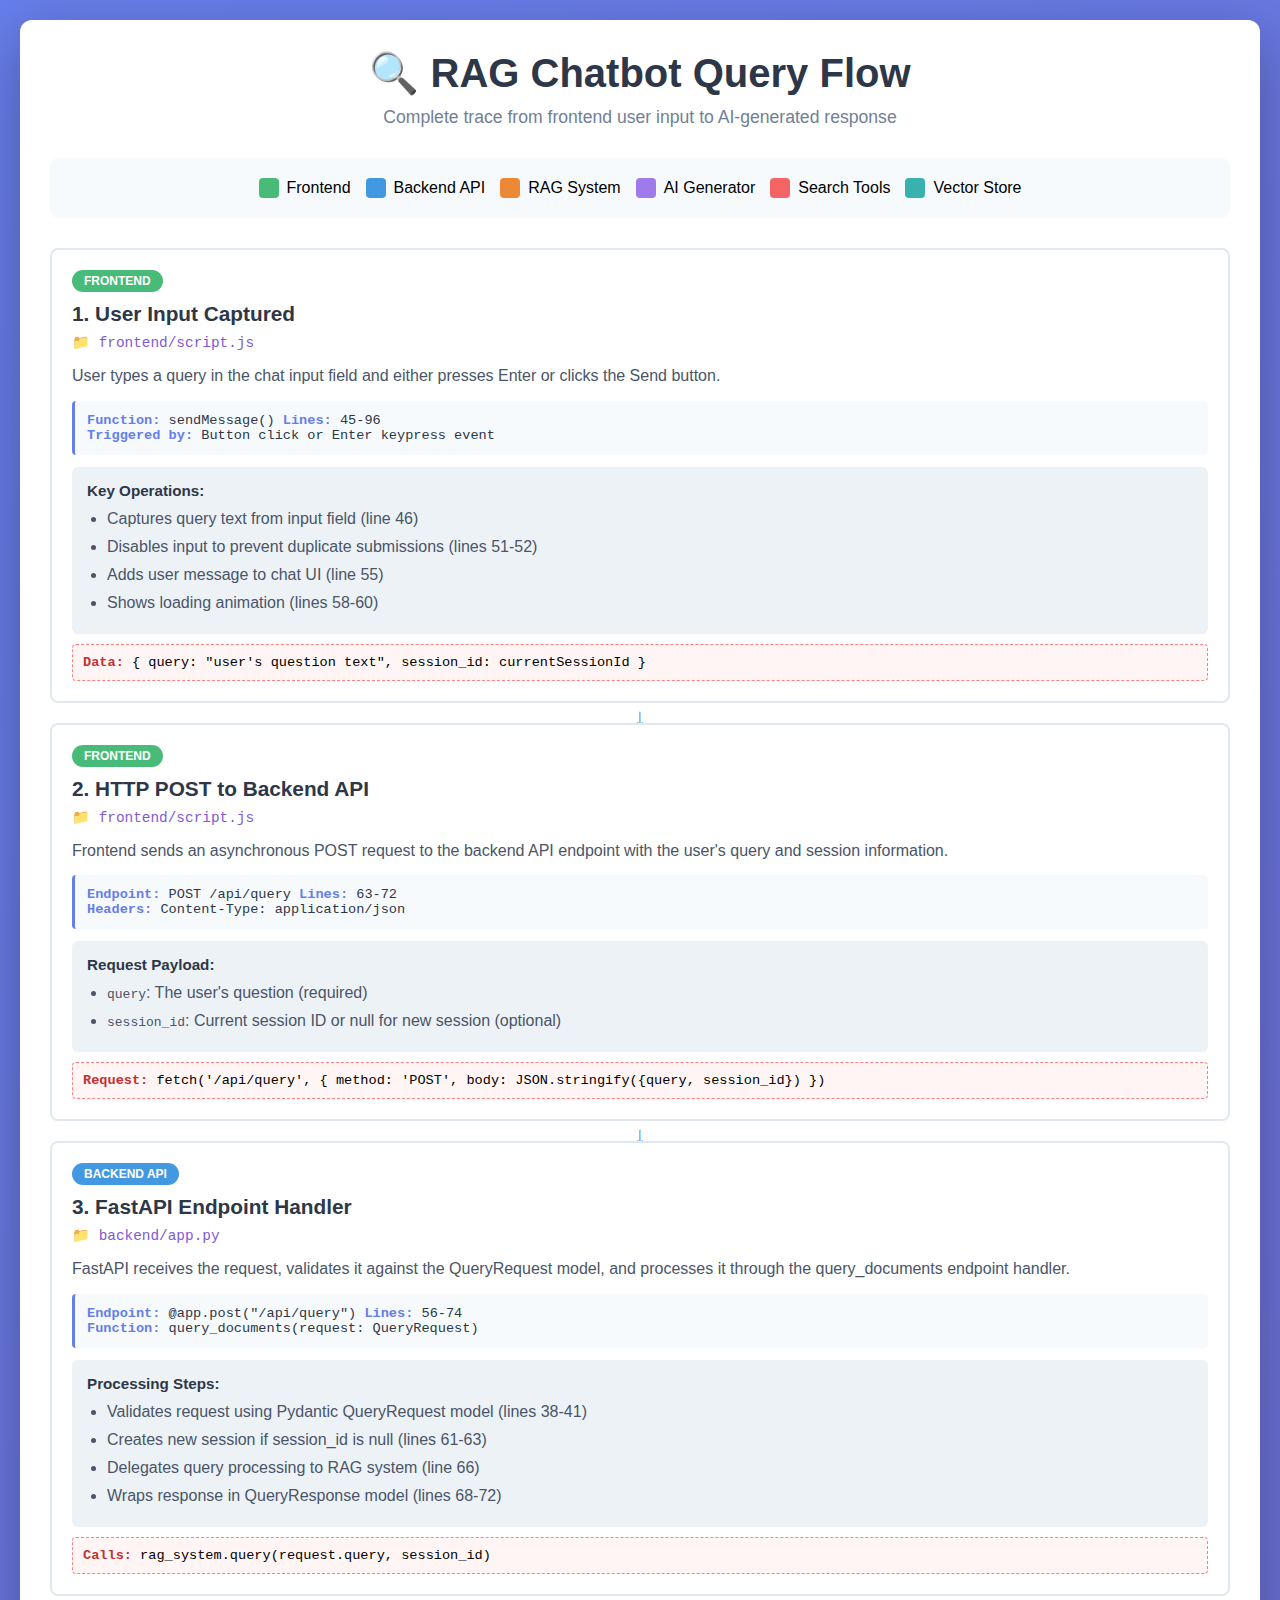
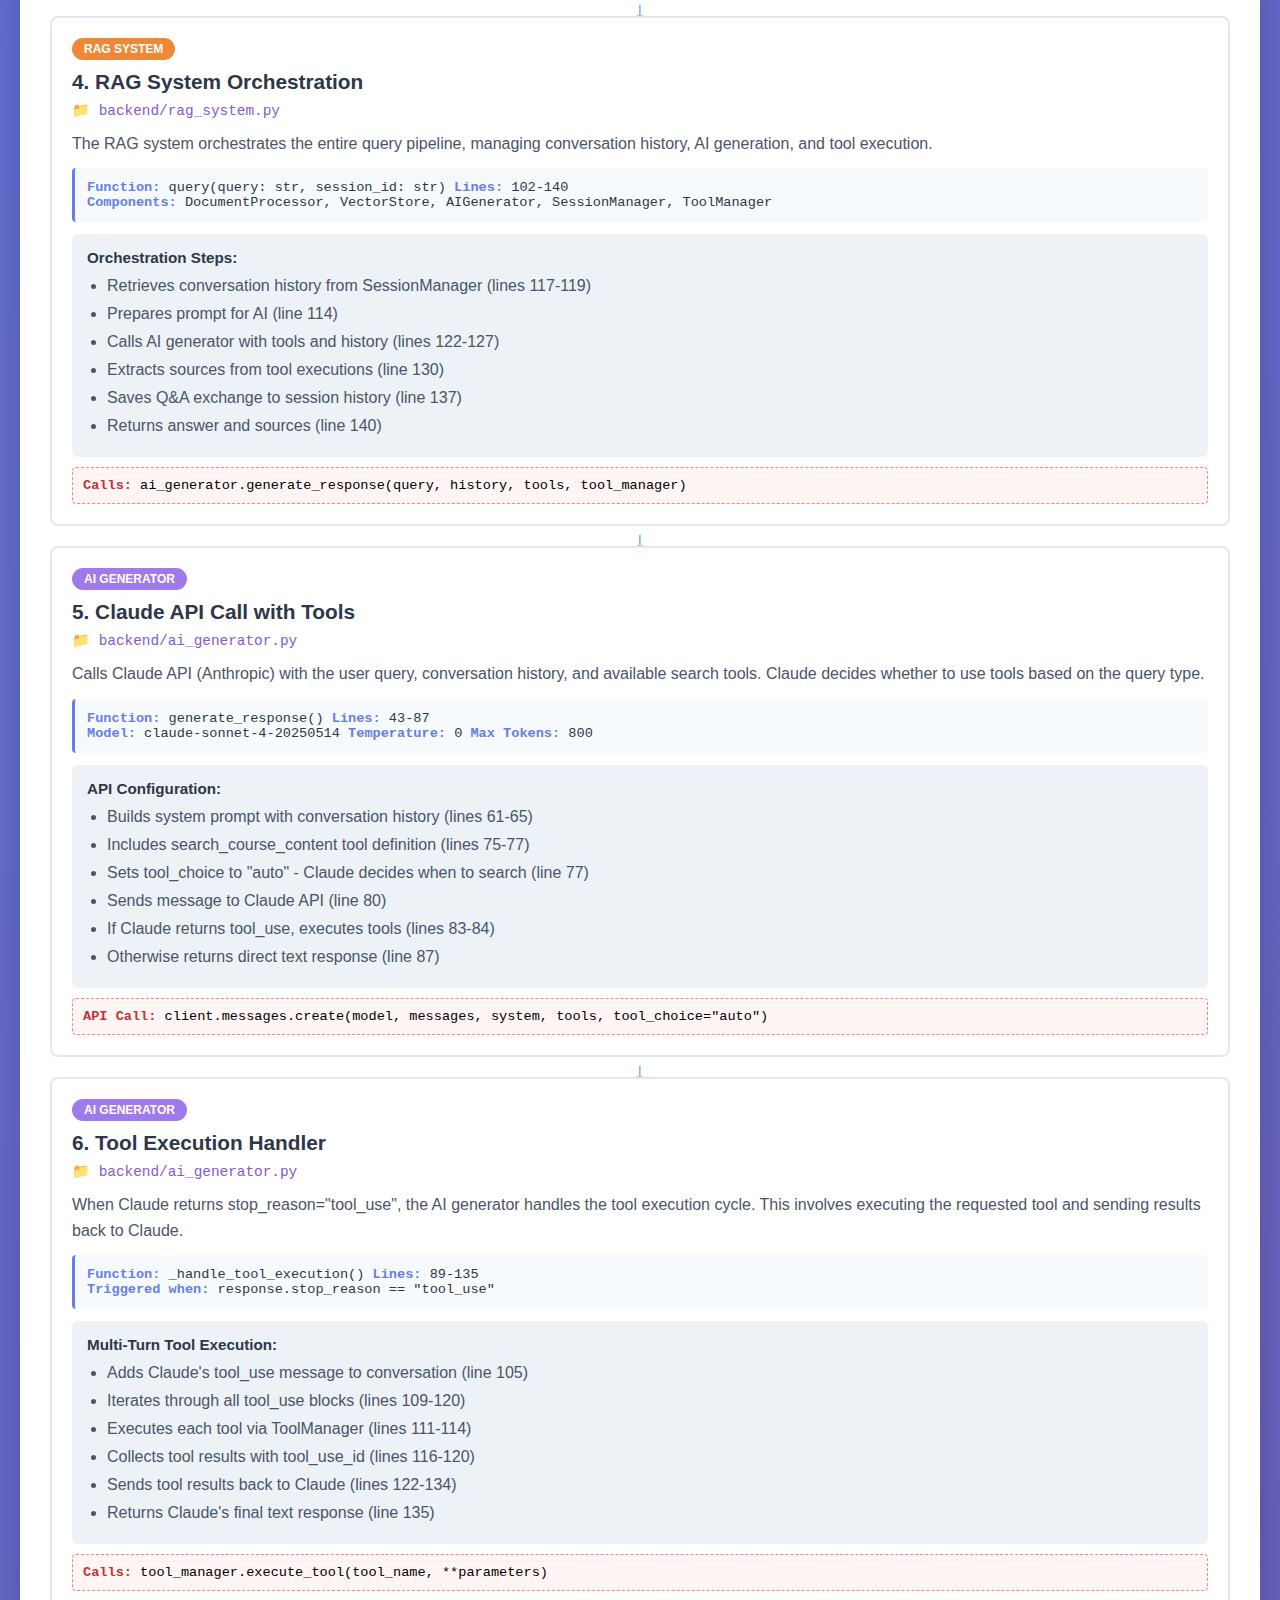
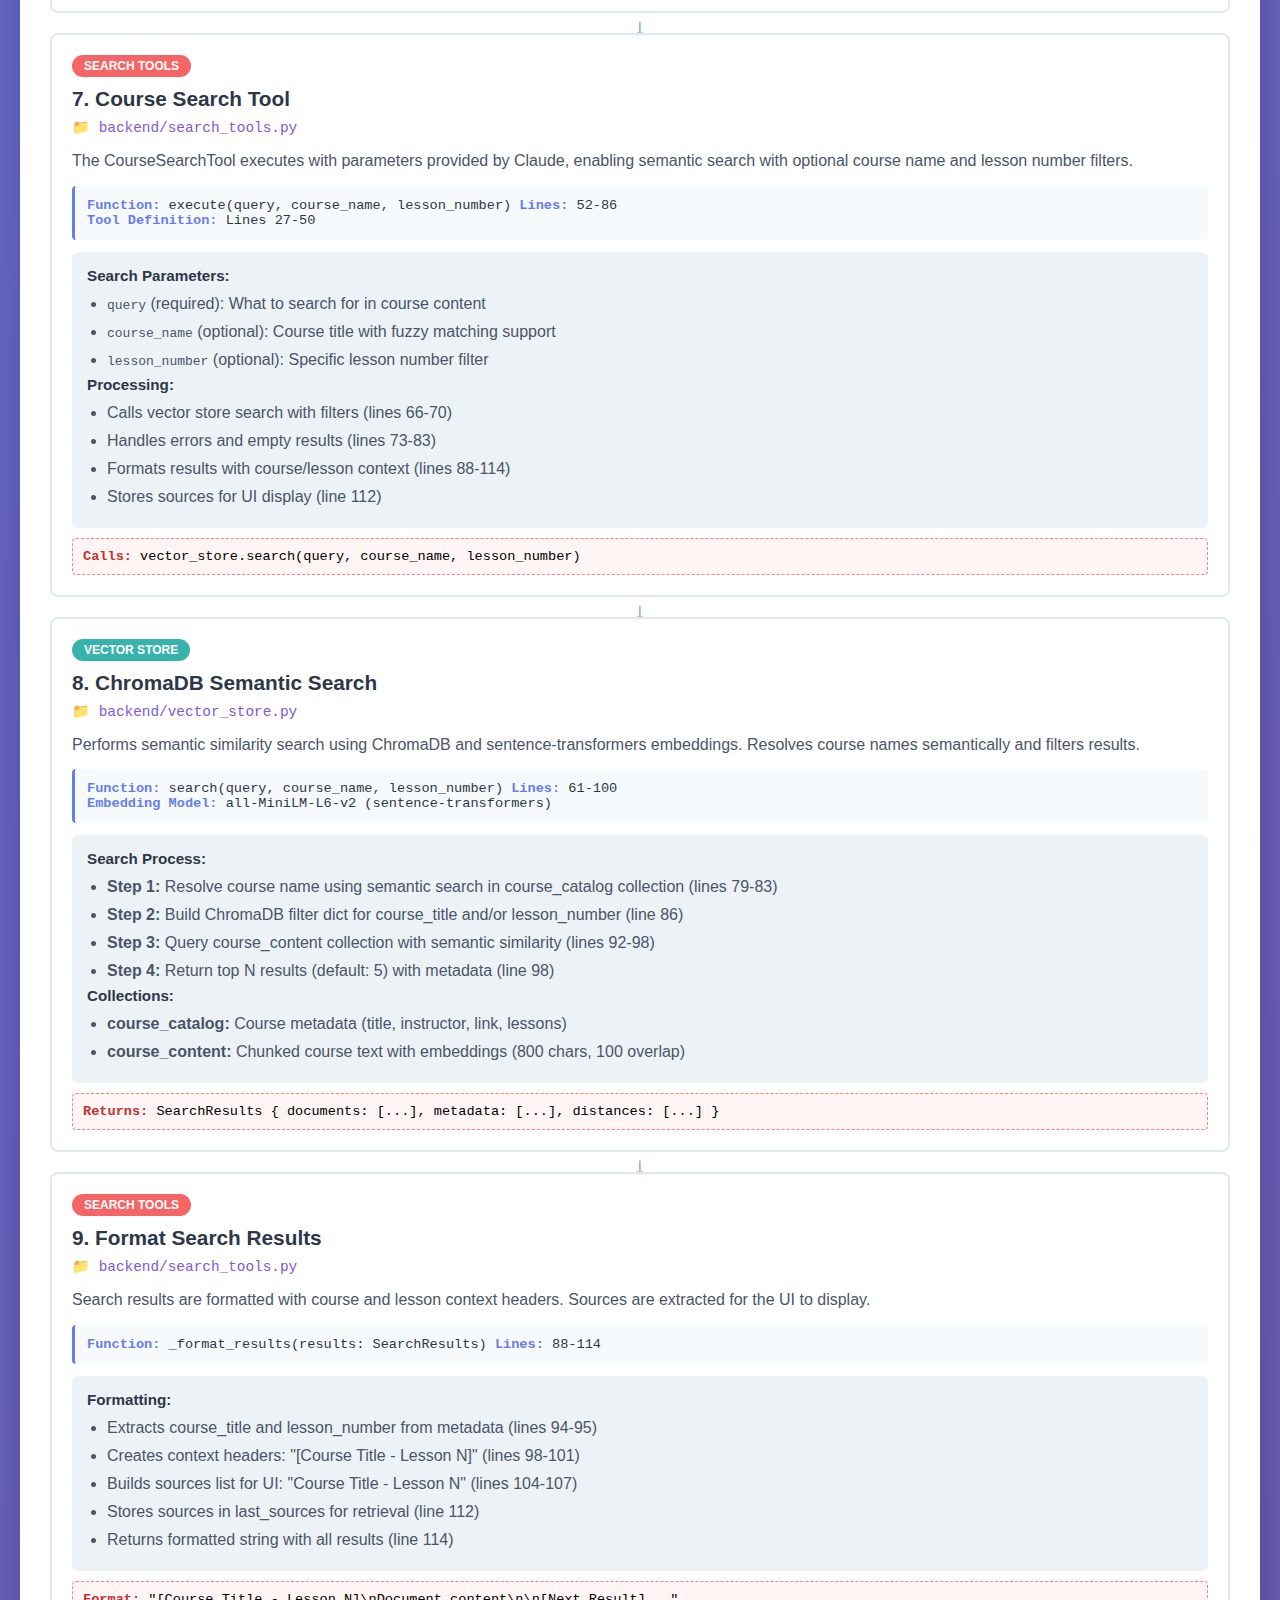
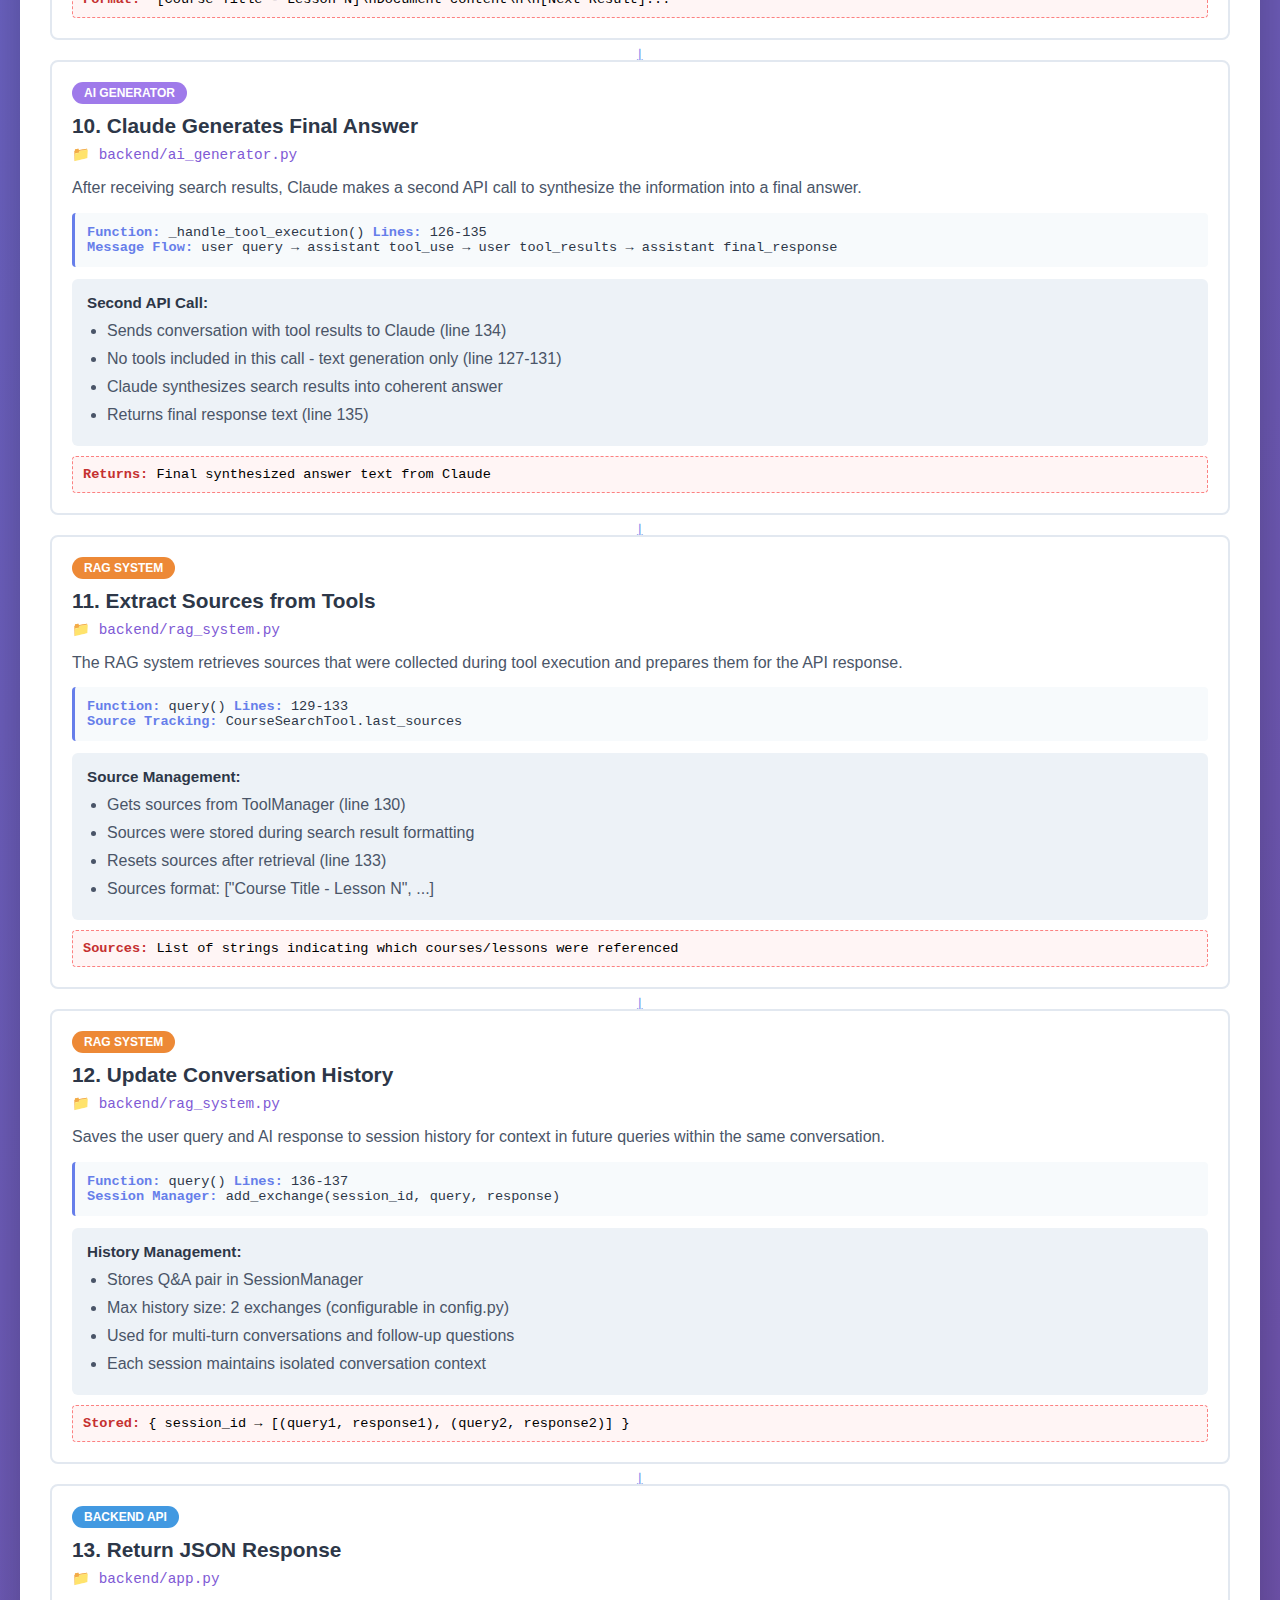
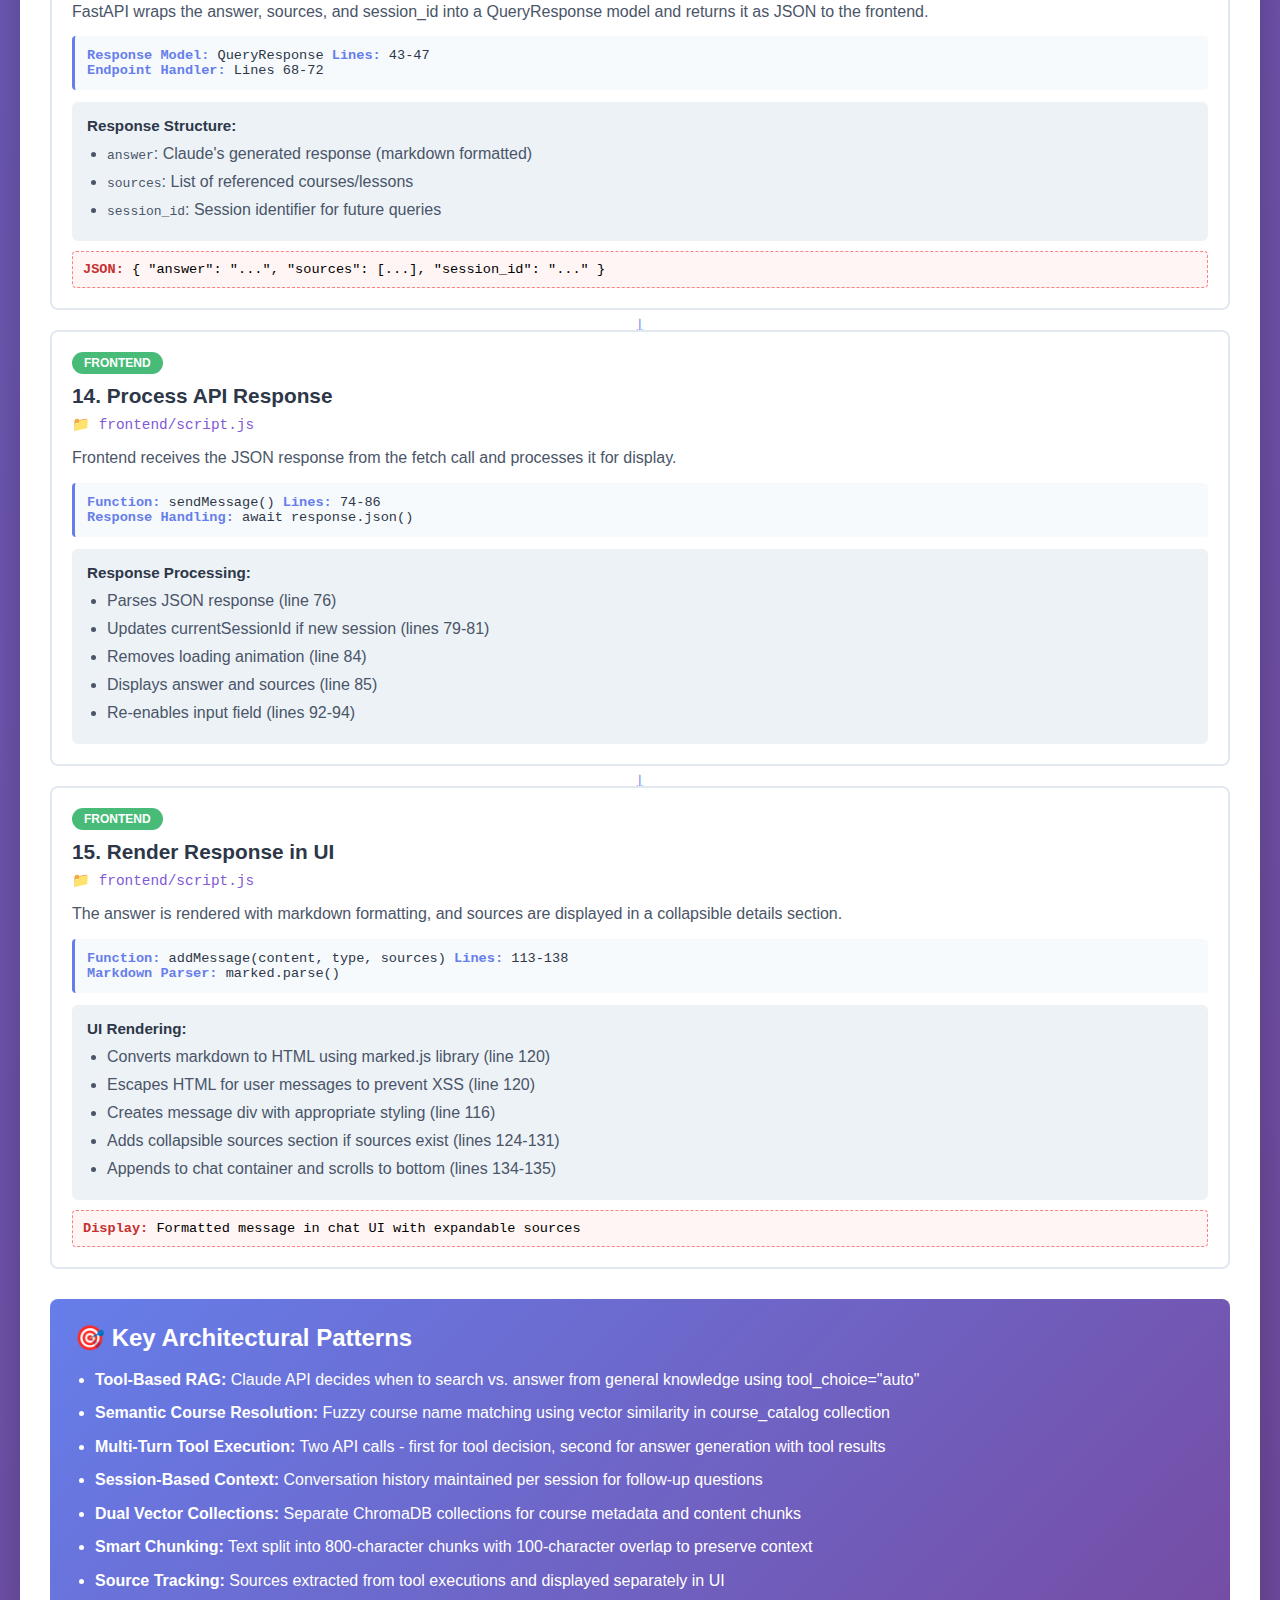
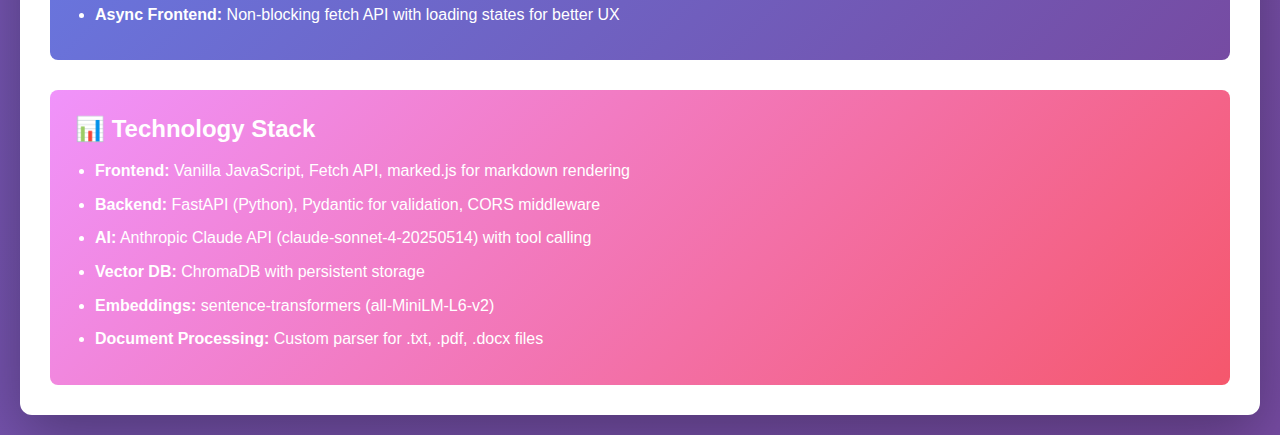
<file: query-flow-visualization.html>
<!DOCTYPE html>
<html lang="en">
<head>
    <meta charset="UTF-8">
    <meta name="viewport" content="width=device-width, initial-scale=1.0">
    <title>RAG Chatbot Query Flow Visualization</title>
    <style>
        * {
            margin: 0;
            padding: 0;
            box-sizing: border-box;
        }

        body {
            font-family: 'Segoe UI', Tahoma, Geneva, Verdana, sans-serif;
            background: linear-gradient(135deg, #667eea 0%, #764ba2 100%);
            padding: 20px;
            min-height: 100vh;
        }

        .container {
            max-width: 1400px;
            margin: 0 auto;
            background: white;
            border-radius: 12px;
            padding: 30px;
            box-shadow: 0 20px 60px rgba(0,0,0,0.3);
        }

        h1 {
            text-align: center;
            color: #2d3748;
            margin-bottom: 10px;
            font-size: 2.5em;
        }

        .subtitle {
            text-align: center;
            color: #718096;
            margin-bottom: 30px;
            font-size: 1.1em;
        }

        .flow-container {
            display: flex;
            flex-direction: column;
            gap: 20px;
            margin: 30px 0;
        }

        /* Flow step styles */
        .flow-step {
            background: white;
            border: 2px solid #e2e8f0;
            border-radius: 8px;
            padding: 20px;
            position: relative;
            transition: all 0.3s ease;
        }

        .flow-step:hover {
            border-color: #667eea;
            box-shadow: 0 4px 12px rgba(102, 126, 234, 0.15);
            transform: translateY(-2px);
        }

        .flow-step::after {
            content: '↓';
            position: absolute;
            bottom: -30px;
            left: 50%;
            transform: translateX(-50%);
            font-size: 24px;
            color: #667eea;
            font-weight: bold;
        }

        .flow-step:last-child::after {
            content: '';
        }

        /* Layer badges */
        .layer-badge {
            display: inline-block;
            padding: 4px 12px;
            border-radius: 12px;
            font-size: 0.75em;
            font-weight: bold;
            text-transform: uppercase;
            margin-bottom: 10px;
        }

        .frontend { background: #48bb78; color: white; }
        .backend { background: #4299e1; color: white; }
        .rag { background: #ed8936; color: white; }
        .ai { background: #9f7aea; color: white; }
        .tools { background: #f56565; color: white; }
        .vector { background: #38b2ac; color: white; }

        .step-title {
            font-size: 1.3em;
            font-weight: bold;
            color: #2d3748;
            margin-bottom: 8px;
        }

        .step-file {
            font-family: 'Courier New', monospace;
            color: #805ad5;
            font-size: 0.9em;
            margin-bottom: 12px;
        }

        .step-description {
            color: #4a5568;
            line-height: 1.6;
            margin-bottom: 12px;
        }

        .code-reference {
            background: #f7fafc;
            border-left: 3px solid #667eea;
            padding: 12px;
            font-family: 'Courier New', monospace;
            font-size: 0.85em;
            color: #2d3748;
            margin-top: 10px;
            border-radius: 4px;
        }

        .code-reference strong {
            color: #667eea;
        }

        /* Key points */
        .key-points {
            background: #edf2f7;
            padding: 15px;
            border-radius: 6px;
            margin-top: 12px;
        }

        .key-points h4 {
            color: #2d3748;
            margin-bottom: 8px;
            font-size: 0.95em;
        }

        .key-points ul {
            margin-left: 20px;
            color: #4a5568;
        }

        .key-points li {
            margin: 4px 0;
            line-height: 1.5;
        }

        /* Data flow boxes */
        .data-flow {
            background: #fff5f5;
            border: 1px dashed #fc8181;
            padding: 10px;
            border-radius: 4px;
            margin-top: 10px;
            font-family: 'Courier New', monospace;
            font-size: 0.85em;
        }

        .data-flow strong {
            color: #c53030;
        }

        /* Legend */
        .legend {
            display: flex;
            flex-wrap: wrap;
            gap: 15px;
            justify-content: center;
            margin: 30px 0;
            padding: 20px;
            background: #f7fafc;
            border-radius: 8px;
        }

        .legend-item {
            display: flex;
            align-items: center;
            gap: 8px;
        }

        .legend-color {
            width: 20px;
            height: 20px;
            border-radius: 4px;
        }

        /* Summary section */
        .summary {
            background: linear-gradient(135deg, #667eea 0%, #764ba2 100%);
            color: white;
            padding: 25px;
            border-radius: 8px;
            margin-top: 30px;
        }

        .summary h2 {
            margin-bottom: 15px;
        }

        .summary ul {
            margin-left: 20px;
        }

        .summary li {
            margin: 8px 0;
            line-height: 1.6;
        }
    </style>
</head>
<body>
    <div class="container">
        <h1>🔍 RAG Chatbot Query Flow</h1>
        <p class="subtitle">Complete trace from frontend user input to AI-generated response</p>

        <div class="legend">
            <div class="legend-item">
                <div class="legend-color frontend"></div>
                <span>Frontend</span>
            </div>
            <div class="legend-item">
                <div class="legend-color backend"></div>
                <span>Backend API</span>
            </div>
            <div class="legend-item">
                <div class="legend-color rag"></div>
                <span>RAG System</span>
            </div>
            <div class="legend-item">
                <div class="legend-color ai"></div>
                <span>AI Generator</span>
            </div>
            <div class="legend-item">
                <div class="legend-color tools"></div>
                <span>Search Tools</span>
            </div>
            <div class="legend-item">
                <div class="legend-color vector"></div>
                <span>Vector Store</span>
            </div>
        </div>

        <div class="flow-container">
            <!-- Step 1: User Input -->
            <div class="flow-step">
                <span class="layer-badge frontend">Frontend</span>
                <div class="step-title">1. User Input Captured</div>
                <div class="step-file">📁 frontend/script.js</div>
                <div class="step-description">
                    User types a query in the chat input field and either presses Enter or clicks the Send button.
                </div>
                <div class="code-reference">
                    <strong>Function:</strong> sendMessage() <strong>Lines:</strong> 45-96<br>
                    <strong>Triggered by:</strong> Button click or Enter keypress event
                </div>
                <div class="key-points">
                    <h4>Key Operations:</h4>
                    <ul>
                        <li>Captures query text from input field (line 46)</li>
                        <li>Disables input to prevent duplicate submissions (lines 51-52)</li>
                        <li>Adds user message to chat UI (line 55)</li>
                        <li>Shows loading animation (lines 58-60)</li>
                    </ul>
                </div>
                <div class="data-flow">
                    <strong>Data:</strong> { query: "user's question text", session_id: currentSessionId }
                </div>
            </div>

            <!-- Step 2: HTTP POST Request -->
            <div class="flow-step">
                <span class="layer-badge frontend">Frontend</span>
                <div class="step-title">2. HTTP POST to Backend API</div>
                <div class="step-file">📁 frontend/script.js</div>
                <div class="step-description">
                    Frontend sends an asynchronous POST request to the backend API endpoint with the user's query and session information.
                </div>
                <div class="code-reference">
                    <strong>Endpoint:</strong> POST /api/query <strong>Lines:</strong> 63-72<br>
                    <strong>Headers:</strong> Content-Type: application/json
                </div>
                <div class="key-points">
                    <h4>Request Payload:</h4>
                    <ul>
                        <li><code>query</code>: The user's question (required)</li>
                        <li><code>session_id</code>: Current session ID or null for new session (optional)</li>
                    </ul>
                </div>
                <div class="data-flow">
                    <strong>Request:</strong> fetch('/api/query', { method: 'POST', body: JSON.stringify({query, session_id}) })
                </div>
            </div>

            <!-- Step 3: Backend Receives Request -->
            <div class="flow-step">
                <span class="layer-badge backend">Backend API</span>
                <div class="step-title">3. FastAPI Endpoint Handler</div>
                <div class="step-file">📁 backend/app.py</div>
                <div class="step-description">
                    FastAPI receives the request, validates it against the QueryRequest model, and processes it through the query_documents endpoint handler.
                </div>
                <div class="code-reference">
                    <strong>Endpoint:</strong> @app.post("/api/query") <strong>Lines:</strong> 56-74<br>
                    <strong>Function:</strong> query_documents(request: QueryRequest)
                </div>
                <div class="key-points">
                    <h4>Processing Steps:</h4>
                    <ul>
                        <li>Validates request using Pydantic QueryRequest model (lines 38-41)</li>
                        <li>Creates new session if session_id is null (lines 61-63)</li>
                        <li>Delegates query processing to RAG system (line 66)</li>
                        <li>Wraps response in QueryResponse model (lines 68-72)</li>
                    </ul>
                </div>
                <div class="data-flow">
                    <strong>Calls:</strong> rag_system.query(request.query, session_id)
                </div>
            </div>

            <!-- Step 4: RAG System Processing -->
            <div class="flow-step">
                <span class="layer-badge rag">RAG System</span>
                <div class="step-title">4. RAG System Orchestration</div>
                <div class="step-file">📁 backend/rag_system.py</div>
                <div class="step-description">
                    The RAG system orchestrates the entire query pipeline, managing conversation history, AI generation, and tool execution.
                </div>
                <div class="code-reference">
                    <strong>Function:</strong> query(query: str, session_id: str) <strong>Lines:</strong> 102-140<br>
                    <strong>Components:</strong> DocumentProcessor, VectorStore, AIGenerator, SessionManager, ToolManager
                </div>
                <div class="key-points">
                    <h4>Orchestration Steps:</h4>
                    <ul>
                        <li>Retrieves conversation history from SessionManager (lines 117-119)</li>
                        <li>Prepares prompt for AI (line 114)</li>
                        <li>Calls AI generator with tools and history (lines 122-127)</li>
                        <li>Extracts sources from tool executions (line 130)</li>
                        <li>Saves Q&A exchange to session history (line 137)</li>
                        <li>Returns answer and sources (line 140)</li>
                    </ul>
                </div>
                <div class="data-flow">
                    <strong>Calls:</strong> ai_generator.generate_response(query, history, tools, tool_manager)
                </div>
            </div>

            <!-- Step 5: AI Generation -->
            <div class="flow-step">
                <span class="layer-badge ai">AI Generator</span>
                <div class="step-title">5. Claude API Call with Tools</div>
                <div class="step-file">📁 backend/ai_generator.py</div>
                <div class="step-description">
                    Calls Claude API (Anthropic) with the user query, conversation history, and available search tools. Claude decides whether to use tools based on the query type.
                </div>
                <div class="code-reference">
                    <strong>Function:</strong> generate_response() <strong>Lines:</strong> 43-87<br>
                    <strong>Model:</strong> claude-sonnet-4-20250514 <strong>Temperature:</strong> 0 <strong>Max Tokens:</strong> 800
                </div>
                <div class="key-points">
                    <h4>API Configuration:</h4>
                    <ul>
                        <li>Builds system prompt with conversation history (lines 61-65)</li>
                        <li>Includes search_course_content tool definition (lines 75-77)</li>
                        <li>Sets tool_choice to "auto" - Claude decides when to search (line 77)</li>
                        <li>Sends message to Claude API (line 80)</li>
                        <li>If Claude returns tool_use, executes tools (lines 83-84)</li>
                        <li>Otherwise returns direct text response (line 87)</li>
                    </ul>
                </div>
                <div class="data-flow">
                    <strong>API Call:</strong> client.messages.create(model, messages, system, tools, tool_choice="auto")
                </div>
            </div>

            <!-- Step 6: Tool Execution Decision -->
            <div class="flow-step">
                <span class="layer-badge ai">AI Generator</span>
                <div class="step-title">6. Tool Execution Handler</div>
                <div class="step-file">📁 backend/ai_generator.py</div>
                <div class="step-description">
                    When Claude returns stop_reason="tool_use", the AI generator handles the tool execution cycle. This involves executing the requested tool and sending results back to Claude.
                </div>
                <div class="code-reference">
                    <strong>Function:</strong> _handle_tool_execution() <strong>Lines:</strong> 89-135<br>
                    <strong>Triggered when:</strong> response.stop_reason == "tool_use"
                </div>
                <div class="key-points">
                    <h4>Multi-Turn Tool Execution:</h4>
                    <ul>
                        <li>Adds Claude's tool_use message to conversation (line 105)</li>
                        <li>Iterates through all tool_use blocks (lines 109-120)</li>
                        <li>Executes each tool via ToolManager (lines 111-114)</li>
                        <li>Collects tool results with tool_use_id (lines 116-120)</li>
                        <li>Sends tool results back to Claude (lines 122-134)</li>
                        <li>Returns Claude's final text response (line 135)</li>
                    </ul>
                </div>
                <div class="data-flow">
                    <strong>Calls:</strong> tool_manager.execute_tool(tool_name, **parameters)
                </div>
            </div>

            <!-- Step 7: Search Tool Execution -->
            <div class="flow-step">
                <span class="layer-badge tools">Search Tools</span>
                <div class="step-title">7. Course Search Tool</div>
                <div class="step-file">📁 backend/search_tools.py</div>
                <div class="step-description">
                    The CourseSearchTool executes with parameters provided by Claude, enabling semantic search with optional course name and lesson number filters.
                </div>
                <div class="code-reference">
                    <strong>Function:</strong> execute(query, course_name, lesson_number) <strong>Lines:</strong> 52-86<br>
                    <strong>Tool Definition:</strong> Lines 27-50
                </div>
                <div class="key-points">
                    <h4>Search Parameters:</h4>
                    <ul>
                        <li><code>query</code> (required): What to search for in course content</li>
                        <li><code>course_name</code> (optional): Course title with fuzzy matching support</li>
                        <li><code>lesson_number</code> (optional): Specific lesson number filter</li>
                    </ul>
                    <h4>Processing:</h4>
                    <ul>
                        <li>Calls vector store search with filters (lines 66-70)</li>
                        <li>Handles errors and empty results (lines 73-83)</li>
                        <li>Formats results with course/lesson context (lines 88-114)</li>
                        <li>Stores sources for UI display (line 112)</li>
                    </ul>
                </div>
                <div class="data-flow">
                    <strong>Calls:</strong> vector_store.search(query, course_name, lesson_number)
                </div>
            </div>

            <!-- Step 8: Vector Store Search -->
            <div class="flow-step">
                <span class="layer-badge vector">Vector Store</span>
                <div class="step-title">8. ChromaDB Semantic Search</div>
                <div class="step-file">📁 backend/vector_store.py</div>
                <div class="step-description">
                    Performs semantic similarity search using ChromaDB and sentence-transformers embeddings. Resolves course names semantically and filters results.
                </div>
                <div class="code-reference">
                    <strong>Function:</strong> search(query, course_name, lesson_number) <strong>Lines:</strong> 61-100<br>
                    <strong>Embedding Model:</strong> all-MiniLM-L6-v2 (sentence-transformers)
                </div>
                <div class="key-points">
                    <h4>Search Process:</h4>
                    <ul>
                        <li><strong>Step 1:</strong> Resolve course name using semantic search in course_catalog collection (lines 79-83)</li>
                        <li><strong>Step 2:</strong> Build ChromaDB filter dict for course_title and/or lesson_number (line 86)</li>
                        <li><strong>Step 3:</strong> Query course_content collection with semantic similarity (lines 92-98)</li>
                        <li><strong>Step 4:</strong> Return top N results (default: 5) with metadata (line 98)</li>
                    </ul>
                    <h4>Collections:</h4>
                    <ul>
                        <li><strong>course_catalog:</strong> Course metadata (title, instructor, link, lessons)</li>
                        <li><strong>course_content:</strong> Chunked course text with embeddings (800 chars, 100 overlap)</li>
                    </ul>
                </div>
                <div class="data-flow">
                    <strong>Returns:</strong> SearchResults { documents: [...], metadata: [...], distances: [...] }
                </div>
            </div>

            <!-- Step 9: Format Search Results -->
            <div class="flow-step">
                <span class="layer-badge tools">Search Tools</span>
                <div class="step-title">9. Format Search Results</div>
                <div class="step-file">📁 backend/search_tools.py</div>
                <div class="step-description">
                    Search results are formatted with course and lesson context headers. Sources are extracted for the UI to display.
                </div>
                <div class="code-reference">
                    <strong>Function:</strong> _format_results(results: SearchResults) <strong>Lines:</strong> 88-114
                </div>
                <div class="key-points">
                    <h4>Formatting:</h4>
                    <ul>
                        <li>Extracts course_title and lesson_number from metadata (lines 94-95)</li>
                        <li>Creates context headers: "[Course Title - Lesson N]" (lines 98-101)</li>
                        <li>Builds sources list for UI: "Course Title - Lesson N" (lines 104-107)</li>
                        <li>Stores sources in last_sources for retrieval (line 112)</li>
                        <li>Returns formatted string with all results (line 114)</li>
                    </ul>
                </div>
                <div class="data-flow">
                    <strong>Format:</strong> "[Course Title - Lesson N]\nDocument content\n\n[Next Result]..."
                </div>
            </div>

            <!-- Step 10: Claude Processes Tool Results -->
            <div class="flow-step">
                <span class="layer-badge ai">AI Generator</span>
                <div class="step-title">10. Claude Generates Final Answer</div>
                <div class="step-file">📁 backend/ai_generator.py</div>
                <div class="step-description">
                    After receiving search results, Claude makes a second API call to synthesize the information into a final answer.
                </div>
                <div class="code-reference">
                    <strong>Function:</strong> _handle_tool_execution() <strong>Lines:</strong> 126-135<br>
                    <strong>Message Flow:</strong> user query → assistant tool_use → user tool_results → assistant final_response
                </div>
                <div class="key-points">
                    <h4>Second API Call:</h4>
                    <ul>
                        <li>Sends conversation with tool results to Claude (line 134)</li>
                        <li>No tools included in this call - text generation only (line 127-131)</li>
                        <li>Claude synthesizes search results into coherent answer</li>
                        <li>Returns final response text (line 135)</li>
                    </ul>
                </div>
                <div class="data-flow">
                    <strong>Returns:</strong> Final synthesized answer text from Claude
                </div>
            </div>

            <!-- Step 11: Extract Sources -->
            <div class="flow-step">
                <span class="layer-badge rag">RAG System</span>
                <div class="step-title">11. Extract Sources from Tools</div>
                <div class="step-file">📁 backend/rag_system.py</div>
                <div class="step-description">
                    The RAG system retrieves sources that were collected during tool execution and prepares them for the API response.
                </div>
                <div class="code-reference">
                    <strong>Function:</strong> query() <strong>Lines:</strong> 129-133<br>
                    <strong>Source Tracking:</strong> CourseSearchTool.last_sources
                </div>
                <div class="key-points">
                    <h4>Source Management:</h4>
                    <ul>
                        <li>Gets sources from ToolManager (line 130)</li>
                        <li>Sources were stored during search result formatting</li>
                        <li>Resets sources after retrieval (line 133)</li>
                        <li>Sources format: ["Course Title - Lesson N", ...]</li>
                    </ul>
                </div>
                <div class="data-flow">
                    <strong>Sources:</strong> List of strings indicating which courses/lessons were referenced
                </div>
            </div>

            <!-- Step 12: Save to Session History -->
            <div class="flow-step">
                <span class="layer-badge rag">RAG System</span>
                <div class="step-title">12. Update Conversation History</div>
                <div class="step-file">📁 backend/rag_system.py</div>
                <div class="step-description">
                    Saves the user query and AI response to session history for context in future queries within the same conversation.
                </div>
                <div class="code-reference">
                    <strong>Function:</strong> query() <strong>Lines:</strong> 136-137<br>
                    <strong>Session Manager:</strong> add_exchange(session_id, query, response)
                </div>
                <div class="key-points">
                    <h4>History Management:</h4>
                    <ul>
                        <li>Stores Q&A pair in SessionManager</li>
                        <li>Max history size: 2 exchanges (configurable in config.py)</li>
                        <li>Used for multi-turn conversations and follow-up questions</li>
                        <li>Each session maintains isolated conversation context</li>
                    </ul>
                </div>
                <div class="data-flow">
                    <strong>Stored:</strong> { session_id → [(query1, response1), (query2, response2)] }
                </div>
            </div>

            <!-- Step 13: Return Response -->
            <div class="flow-step">
                <span class="layer-badge backend">Backend API</span>
                <div class="step-title">13. Return JSON Response</div>
                <div class="step-file">📁 backend/app.py</div>
                <div class="step-description">
                    FastAPI wraps the answer, sources, and session_id into a QueryResponse model and returns it as JSON to the frontend.
                </div>
                <div class="code-reference">
                    <strong>Response Model:</strong> QueryResponse <strong>Lines:</strong> 43-47<br>
                    <strong>Endpoint Handler:</strong> Lines 68-72
                </div>
                <div class="key-points">
                    <h4>Response Structure:</h4>
                    <ul>
                        <li><code>answer</code>: Claude's generated response (markdown formatted)</li>
                        <li><code>sources</code>: List of referenced courses/lessons</li>
                        <li><code>session_id</code>: Session identifier for future queries</li>
                    </ul>
                </div>
                <div class="data-flow">
                    <strong>JSON:</strong> { "answer": "...", "sources": [...], "session_id": "..." }
                </div>
            </div>

            <!-- Step 14: Frontend Receives Response -->
            <div class="flow-step">
                <span class="layer-badge frontend">Frontend</span>
                <div class="step-title">14. Process API Response</div>
                <div class="step-file">📁 frontend/script.js</div>
                <div class="step-description">
                    Frontend receives the JSON response from the fetch call and processes it for display.
                </div>
                <div class="code-reference">
                    <strong>Function:</strong> sendMessage() <strong>Lines:</strong> 74-86<br>
                    <strong>Response Handling:</strong> await response.json()
                </div>
                <div class="key-points">
                    <h4>Response Processing:</h4>
                    <ul>
                        <li>Parses JSON response (line 76)</li>
                        <li>Updates currentSessionId if new session (lines 79-81)</li>
                        <li>Removes loading animation (line 84)</li>
                        <li>Displays answer and sources (line 85)</li>
                        <li>Re-enables input field (lines 92-94)</li>
                    </ul>
                </div>
            </div>

            <!-- Step 15: Display to User -->
            <div class="flow-step">
                <span class="layer-badge frontend">Frontend</span>
                <div class="step-title">15. Render Response in UI</div>
                <div class="step-file">📁 frontend/script.js</div>
                <div class="step-description">
                    The answer is rendered with markdown formatting, and sources are displayed in a collapsible details section.
                </div>
                <div class="code-reference">
                    <strong>Function:</strong> addMessage(content, type, sources) <strong>Lines:</strong> 113-138<br>
                    <strong>Markdown Parser:</strong> marked.parse()
                </div>
                <div class="key-points">
                    <h4>UI Rendering:</h4>
                    <ul>
                        <li>Converts markdown to HTML using marked.js library (line 120)</li>
                        <li>Escapes HTML for user messages to prevent XSS (line 120)</li>
                        <li>Creates message div with appropriate styling (line 116)</li>
                        <li>Adds collapsible sources section if sources exist (lines 124-131)</li>
                        <li>Appends to chat container and scrolls to bottom (lines 134-135)</li>
                    </ul>
                </div>
                <div class="data-flow">
                    <strong>Display:</strong> Formatted message in chat UI with expandable sources
                </div>
            </div>
        </div>

        <div class="summary">
            <h2>🎯 Key Architectural Patterns</h2>
            <ul>
                <li><strong>Tool-Based RAG:</strong> Claude API decides when to search vs. answer from general knowledge using tool_choice="auto"</li>
                <li><strong>Semantic Course Resolution:</strong> Fuzzy course name matching using vector similarity in course_catalog collection</li>
                <li><strong>Multi-Turn Tool Execution:</strong> Two API calls - first for tool decision, second for answer generation with tool results</li>
                <li><strong>Session-Based Context:</strong> Conversation history maintained per session for follow-up questions</li>
                <li><strong>Dual Vector Collections:</strong> Separate ChromaDB collections for course metadata and content chunks</li>
                <li><strong>Smart Chunking:</strong> Text split into 800-character chunks with 100-character overlap to preserve context</li>
                <li><strong>Source Tracking:</strong> Sources extracted from tool executions and displayed separately in UI</li>
                <li><strong>Async Frontend:</strong> Non-blocking fetch API with loading states for better UX</li>
            </ul>
        </div>

        <div class="summary" style="background: linear-gradient(135deg, #f093fb 0%, #f5576c 100%);">
            <h2>📊 Technology Stack</h2>
            <ul>
                <li><strong>Frontend:</strong> Vanilla JavaScript, Fetch API, marked.js for markdown rendering</li>
                <li><strong>Backend:</strong> FastAPI (Python), Pydantic for validation, CORS middleware</li>
                <li><strong>AI:</strong> Anthropic Claude API (claude-sonnet-4-20250514) with tool calling</li>
                <li><strong>Vector DB:</strong> ChromaDB with persistent storage</li>
                <li><strong>Embeddings:</strong> sentence-transformers (all-MiniLM-L6-v2)</li>
                <li><strong>Document Processing:</strong> Custom parser for .txt, .pdf, .docx files</li>
            </ul>
        </div>
    </div>
</body>
</html>
</file>
